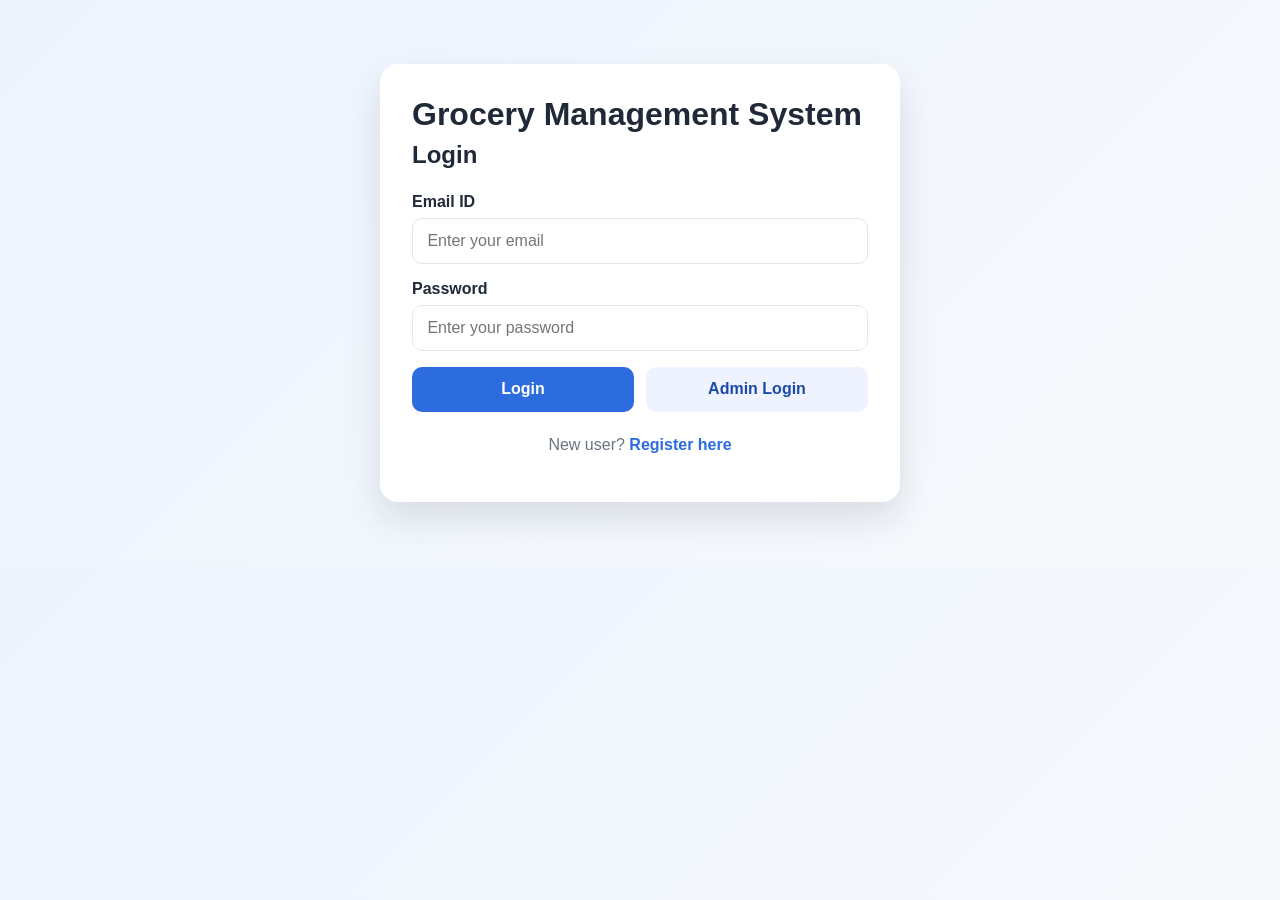
<file: index.html>
<!DOCTYPE html>
<html lang="en">
  <head>
    <!-- Basic document settings and the shared stylesheet. -->
    <meta charset="UTF-8" />
    <meta name="viewport" content="width=device-width, initial-scale=1.0" />
    <title>Grocery Management System - Login</title>
    <link rel="stylesheet" href="styles.css" />
  </head>
  <body data-page="login">
    <!-- Login screen for registered customers and the administrator. -->
    <div class="auth-container">
      <h1>Grocery Management System</h1>
      <h2 id="loginHeading">Login</h2>

      <!-- JavaScript reads these fields when the user submits the login form. -->
      <form id="loginForm" novalidate>
        <div class="field-group">
          <label for="loginEmail">Email ID</label>
          <input type="email" id="loginEmail" name="emailid" placeholder="Enter your email" required />
        </div>

        <div class="field-group">
          <label for="loginPassword">Password</label>
          <input type="password" id="loginPassword" name="password" placeholder="Enter your password" required />
        </div>

        <!-- The second button switches the login screen into admin-login mode. -->
        <div class="login-actions">
          <button type="submit" class="primary-btn">Login</button>
          <button type="button" id="adminLoginBtn" class="secondary-btn">Admin Login</button>
        </div>
      </form>

      <!-- Link to the new-user registration page. -->
      <p class="switch-link">
        New user?
        <a href="register.html">Register here</a>
      </p>
    </div>

    <!-- The shared script selects behavior using body[data-page]. -->
    <script src="script.js"></script>
  </body>
</html>
</file>
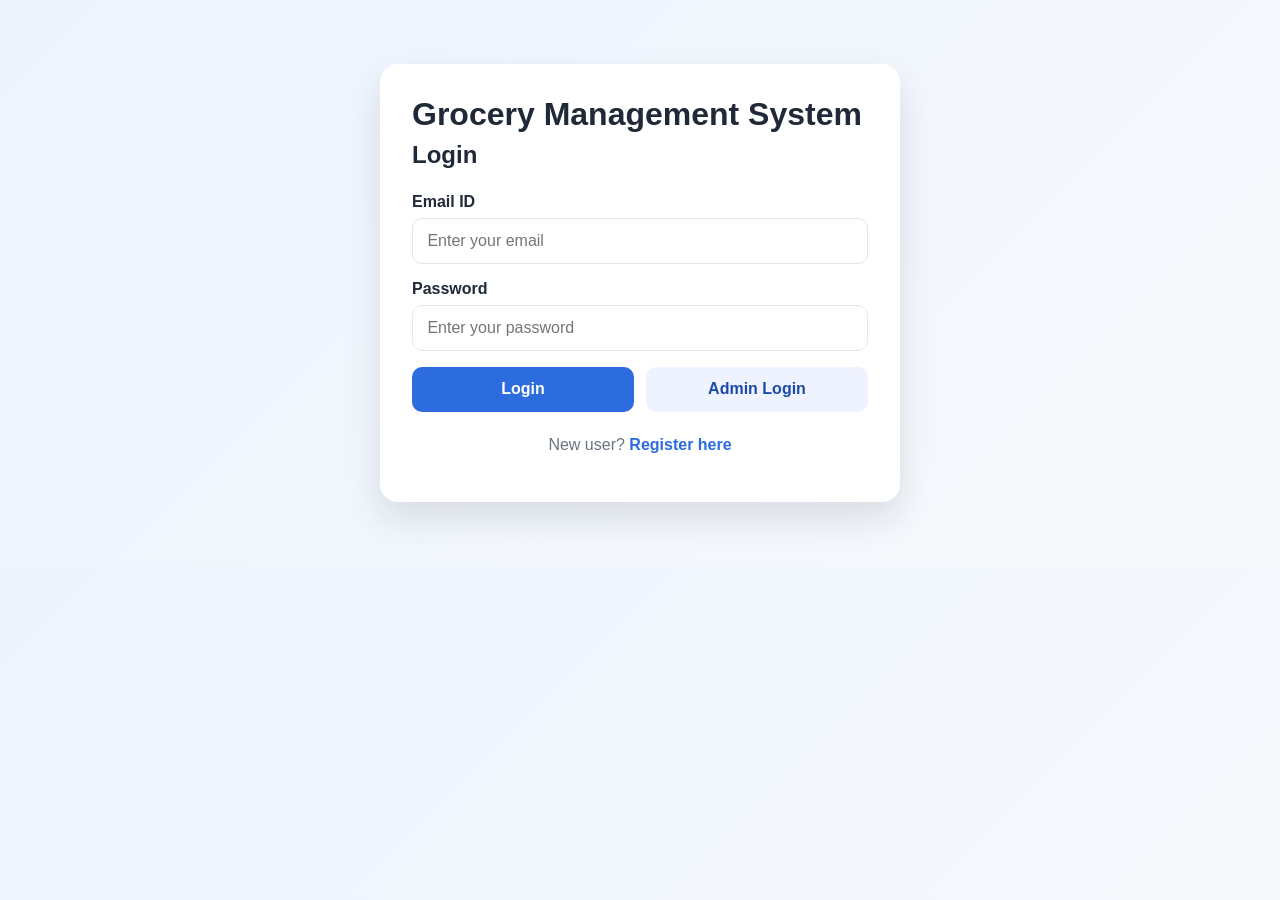
<file: admin.html>
<!DOCTYPE html>
<html lang="en">
  <head>
    <!-- Admin page metadata and shared application styles. -->
    <meta charset="UTF-8" />
    <meta name="viewport" content="width=device-width, initial-scale=1.0" />
    <title>Grocery Management System - Admin</title>
    <link rel="stylesheet" href="styles.css" />
  </head>
  <body data-page="admin">
    <!-- Administrator-only user and inventory management screen. -->
    <div class="app-shell">
      <!-- Admin session header and logout control. -->
      <header class="topbar">
        <div><h1>Admin Console</h1><p class="inactive-message">Manage users and inventory</p></div>
        <button id="adminLogoutBtn" class="warning-btn">Exit</button>
      </header>

      <!-- Each section is populated or managed by renderAdminPage in script.js. -->
      <main class="content-panel admin-layout">
        <!-- Registered customer accounts and activation controls. -->
        <section>
          <h2>Users</h2>
          <div id="adminUsers" class="admin-list"></div>
        </section>

        <!-- Existing products with editable details, stock, and delete actions. -->
        <section>
          <div class="admin-section-heading"><h2>Inventory</h2><span class="inactive-message">Stock changes apply to shoppers immediately.</span></div>
          <div id="adminInventory" class="admin-inventory"></div>
        </section>

        <!-- Form for adding a new product to the shared inventory. -->
        <section class="add-product-panel">
          <h2>Add Product</h2>
          <form id="addProductForm" class="admin-product-form">
            <div class="field-group"><label for="productName">Name</label><input id="productName" name="name" required /></div>
            <div class="field-group"><label for="productCategory">Section</label><select id="productCategory" name="category" required></select></div>
            <div class="field-group"><label for="productQuantity">Quantity</label><input id="productQuantity" name="quantity" placeholder="1 kg" required /></div>
            <div class="field-group"><label for="productPrice">Price</label><input id="productPrice" name="price" type="number" min="0" step="0.01" required /></div>
            <div class="field-group"><label for="productStock">Stock</label><input id="productStock" name="stock" type="number" min="0" step="1" required /></div>
            <div class="field-group"><label for="productEmoji">Icon</label><input id="productEmoji" name="emoji" value="🛒" maxlength="4" /></div>
            <button type="submit" class="primary-btn">Add Item</button>
          </form>
        </section>
      </main>
    </div>
    <!-- The shared script verifies the admin session and attaches all controls. -->
    <script src="script.js"></script>
  </body>
</html>
</file>
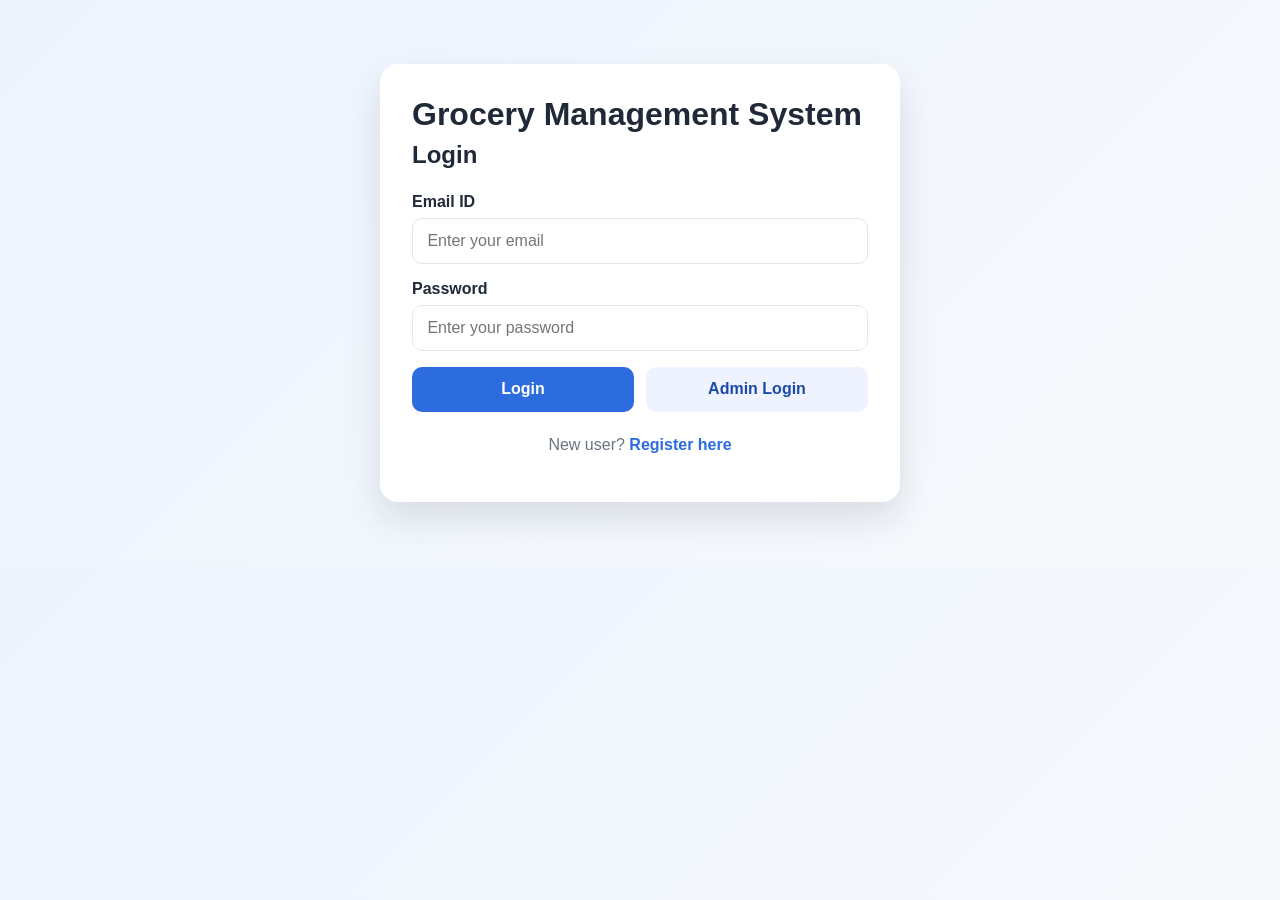
<file: dashboard.html>
<!DOCTYPE html>
<html lang="en">
  <head>
    <!-- Dashboard metadata and shared visual styles. -->
    <meta charset="UTF-8" />
    <meta name="viewport" content="width=device-width, initial-scale=1.0" />
    <title>Grocery Management System - Dashboard</title>
    <link rel="stylesheet" href="styles.css" />
  </head>
  <body data-page="dashboard">
    <!-- Main shopping screen shown after a customer logs in. -->
    <div class="app-shell">
      <!-- The title is personalized by JavaScript after the session is loaded. -->
      <header class="topbar">
        <h1 id="pageTitle">Welcome</h1>
        <div id="dashboardHeaderActions" class="header-actions"></div>
      </header>

      <!-- Inventory is rendered on the left and the live cart summary on the right. -->
      <main class="content-panel dashboard-layout">
        <div class="inventory-panel">
          <h2 id="userWelcome">Dashboard</h2>
          <!-- Navigation, profile controls, search, and category filtering are injected here. -->
          <div id="dashboardActions" class="dashboard-actions"></div>
          <!-- Product cards are generated from the current inventory array. -->
          <div id="inventoryContainer" class="inventory-container"></div> 
        </div>

        <!-- JavaScript keeps this sidebar synchronized with localStorage cart data. -->
        <aside id="cartSidebar" class="cart-sidebar"></aside>
      </main>
    </div>

    <!-- One shared script powers every page in the application. -->
    <script src="script.js"></script>
  </body>
</html>
</file>
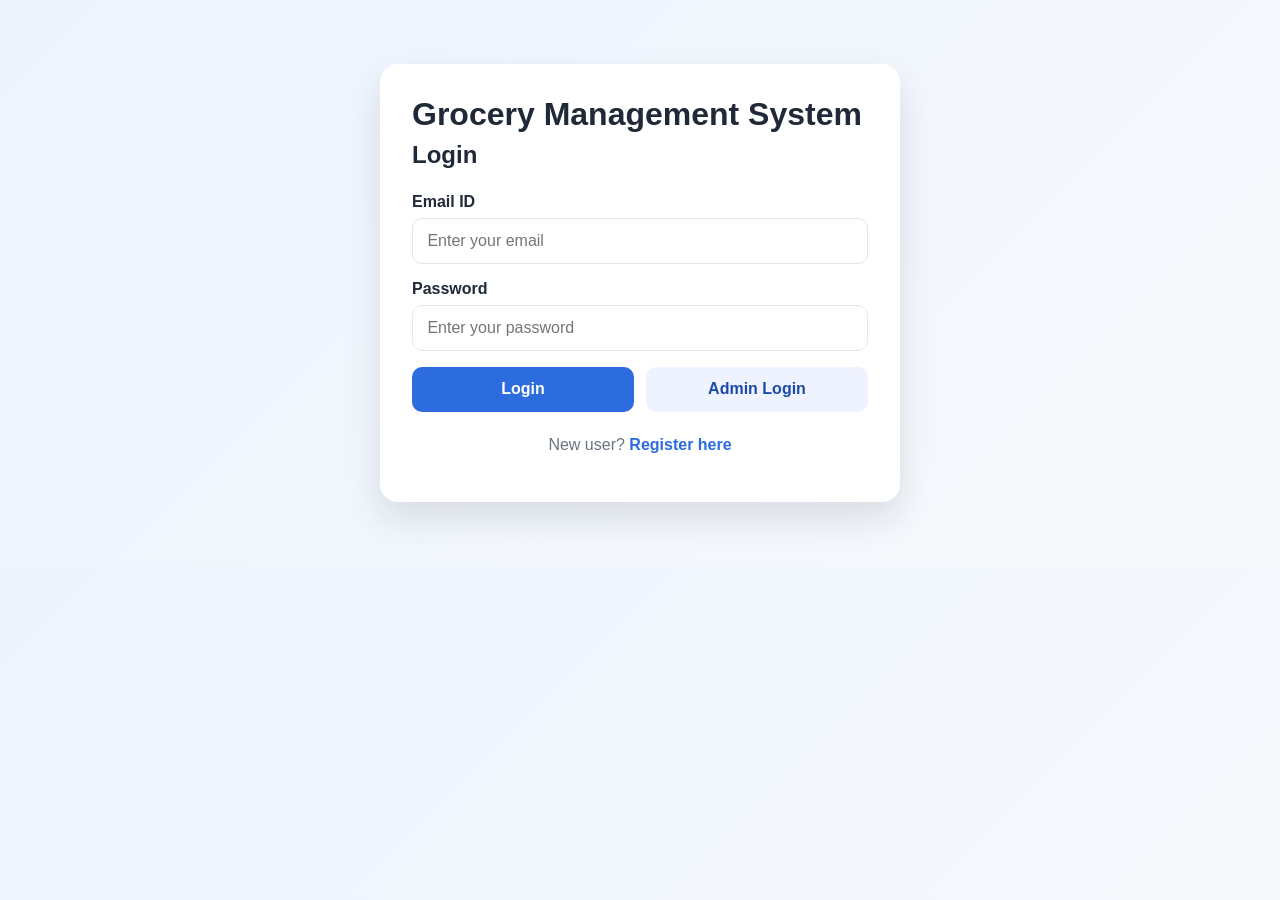
<file: profile.html>
<!DOCTYPE html>
<html lang="en">
  <head>
    <!-- Profile page metadata and shared styles. -->
    <meta charset="UTF-8" />
    <meta name="viewport" content="width=device-width, initial-scale=1.0" />
    <title>Grocery Management System - My Profile</title>
    <link rel="stylesheet" href="styles.css" />
  </head>
  <body data-page="profile">
    <!-- Customer account details and completed-order history. -->
    <div class="app-shell">
      <!-- Return navigation for the signed-in customer. -->
      <header class="topbar">
        <h1>My Profile</h1>
        <a href="dashboard.html" class="secondary-link">Back to Dashboard</a>
      </header>

      <!-- Profile fields start disabled and become editable after Update is clicked. -->
      <main class="content-panel">
        <form id="profileForm" novalidate>
          <div class="field-group">
            <label for="profileFirstName">First Name</label>
            <input type="text" id="profileFirstName" name="firstname" required disabled />
          </div>

          <div class="field-group">
            <label for="profileLastName">Last Name</label>
            <input type="text" id="profileLastName" name="lastname" required disabled />
          </div>

          <div class="field-group">
            <label for="profileEmail">Email ID</label>
            <input type="email" id="profileEmail" name="emailid" required disabled />
          </div>

          <div class="field-group">
            <label for="profilePassword">New Password</label>
            <input type="password" id="profilePassword" name="password" placeholder="Leave blank to keep current password" disabled />
          </div>

          <div class="field-group">
            <label for="profileConfirmPassword">Confirm New Password</label>
            <input type="password" id="profileConfirmPassword" name="confirmPassword" placeholder="Re-enter new password" disabled />
          </div>

          <div class="checkbox-group">
            <label for="profileActive">
              <input type="checkbox" id="profileActive" name="useractive" disabled />
              Profile active
            </label>
          </div>

          <div class="profile-actions">
            <button type="button" id="enableEditBtn" class="primary-btn">Update</button>
            <button type="submit" id="saveProfileBtn" class="primary-btn hidden">Save Changes</button>
          </div>
        </form>
      </main>

      <!-- Completed orders for the current email address are rendered here. -->
      <section class="content-panel order-history-panel">
        <h2>Order History</h2>
        <div id="orderHistory" class="order-history"></div>
      </section>
    </div>

    <!-- The shared script loads profile data and order history. -->
    <script src="script.js"></script>
  </body>
</html>
</file>
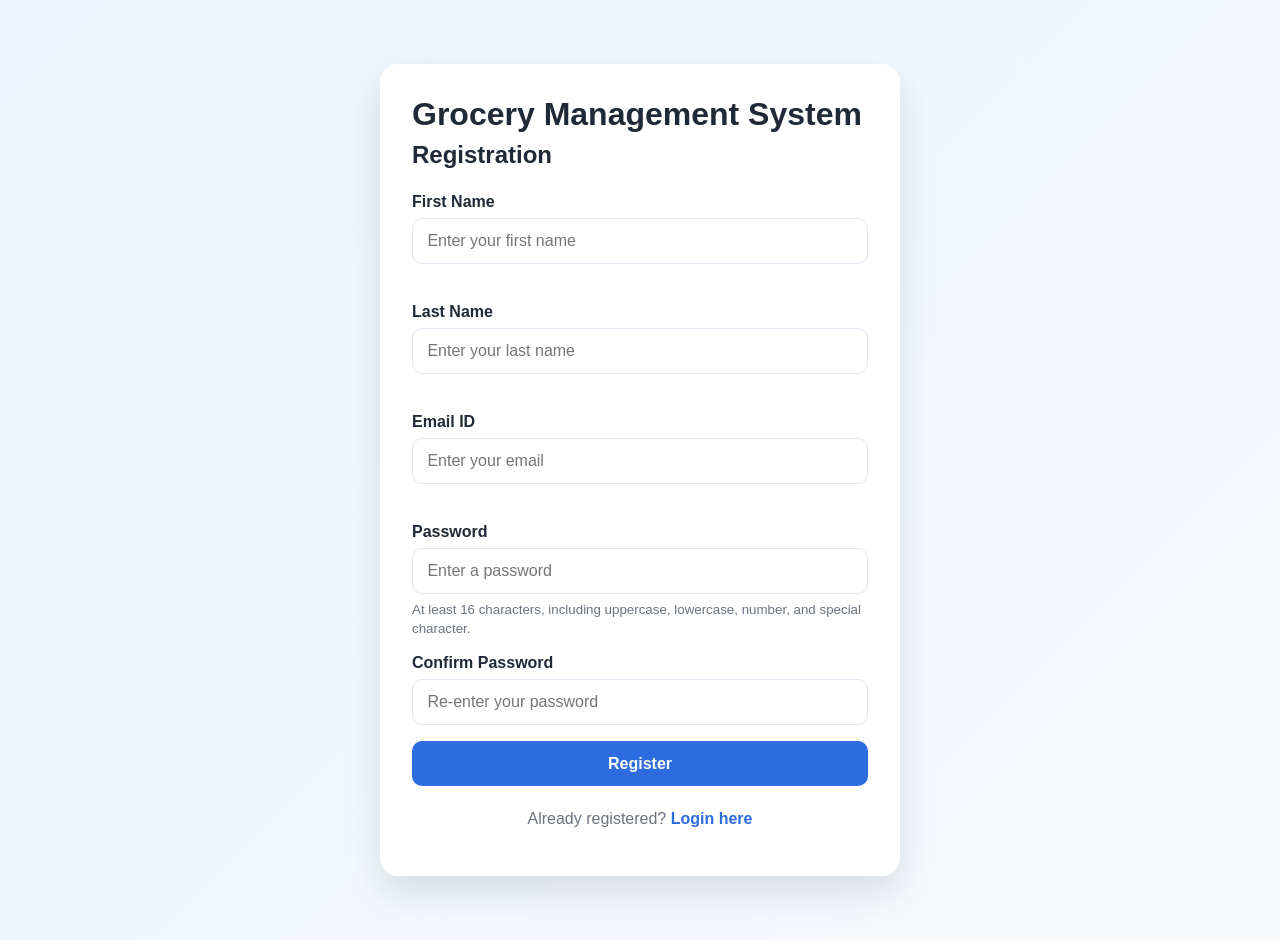
<file: register.html>
<!DOCTYPE html>
<html lang="en">
  <head>
    <!-- Page metadata and the shared application stylesheet. -->
    <meta charset="UTF-8" />
    <meta name="viewport" content="width=device-width, initial-scale=1.0" />
    <title>Grocery Management System - Registration</title>
    <link rel="stylesheet" href="styles.css" />
  </head>
  <body data-page="register">
    <!-- Registration screen for creating a customer account. -->
    <div class="auth-container">
      <h1>Grocery Management System</h1>
      <h2>Registration</h2>

      <!-- JavaScript validates these fields and stores the new account locally. -->
      <form id="registerForm" novalidate>
        <div class="field-group">
          <label for="firstName">First Name</label>
          <input type="text" id="firstName" name="firstname" placeholder="Enter your first name" pattern="[A-Za-z]+(?: [A-Za-z]+)*" title="Use letters and spaces only." required />
          <small class="field-error" id="firstNameError" aria-live="polite"></small>
        </div>

        <div class="field-group">
          <label for="lastName">Last Name</label>
          <input type="text" id="lastName" name="lastname" placeholder="Enter your last name" pattern="[A-Za-z]+(?: [A-Za-z]+)*" title="Use letters and spaces only." required />
          <small class="field-error" id="lastNameError" aria-live="polite"></small>
        </div>

        <div class="field-group">
          <label for="email">Email ID</label>
          <input type="email" id="email" name="emailid" placeholder="Enter your email" required />
          <small class="field-error" id="emailError" aria-live="polite"></small>
        </div>

        <div class="field-group">
          <label for="password">Password</label>
          <input type="password" id="password" name="password" placeholder="Enter a password" required />
          <small class="field-hint">At least 16 characters, including uppercase, lowercase, number, and special character.</small>
        </div>

        <div class="field-group">
          <label for="confirmPassword">Confirm Password</label>
          <input type="password" id="confirmPassword" name="confirmPassword" placeholder="Re-enter your password" required />
        </div>

        <button type="submit" class="primary-btn">Register</button>
      </form>

      <!-- Link back to the existing-account login screen. -->
      <p class="switch-link">
        Already registered?
        <a href="index.html">Login here</a>
      </p>
    </div>

    <!-- The shared script attaches the registration submit handler. -->
    <script src="script.js"></script>
  </body>
</html>
</file>
<file: styles.css>
:root {
  --bg: #f4f7fb;
  --panel: #ffffff;
  --primary: #2d6cdf;
  --primary-dark: #1b4ba6;
  --danger: #d64747;
  --success: #1e9d67;
  --text: #1f2937;
  --muted: #6b7280;
  --border: #dfe7f1;
  --shadow: rgba(15, 23, 42, 0.12);
}

* {
  box-sizing: border-box;
}

body {
  margin: 0;
  font-family: Arial, Helvetica, sans-serif;
  background: linear-gradient(135deg, #edf4ff, #f7fafc);
  color: var(--text);
}

.auth-container,
.app-shell {
  max-width: 1200px;
  margin: 4rem auto;
  padding: 2rem;
}

.auth-container {
  background: var(--panel);
  border-radius: 18px;
  box-shadow: 0 16px 36px var(--shadow);
  max-width: 520px;
}

h1,
h2,
h3,
h4,
p {
  margin-top: 0;
}

h1 {
  margin-bottom: 0.5rem;
}

h2 {
  margin-bottom: 1.5rem;
}

form {
  display: flex;
  flex-direction: column;
  gap: 1rem;
}

.field-group {
  display: flex;
  flex-direction: column;
  gap: 0.45rem;
}

.field-hint {
  color: var(--muted);
  line-height: 1.4;
}

.field-error {
  color: var(--danger);
  min-height: 1.2em;
}

label {
  font-weight: 600;
}

input,
select {
  width: 100%;
  padding: 0.8rem 0.9rem;
  border-radius: 10px;
  border: 1px solid var(--border);
  font-size: 1rem;
}

input:focus,
select:focus {
  border-color: var(--primary);
  outline: none;
  box-shadow: 0 0 0 3px rgba(45, 108, 223, 0.15);
}

button,
a {
  transition: transform 0.2s ease, opacity 0.2s ease;
}

.primary-btn,
.secondary-btn,
.warning-btn,
.action-btn,
.secondary-link,
.profile-link,
.add-cart-btn,
.qty-btn,
.checkout-btn {
  display: inline-flex;
  align-items: center;
  justify-content: center;
  border: none;
  border-radius: 10px;
  font-size: 1rem;
  font-weight: 600;
  cursor: pointer;
  text-decoration: none;
}

.primary-btn,
.action-btn,
.add-cart-btn,
.checkout-btn {
  background: var(--primary);
  color: #fff;
  padding: 0.85rem 1.2rem;
}

.secondary-btn,
.secondary-link {
  background: #eef3ff;
  color: var(--primary-dark);
  padding: 0.85rem 1.2rem;
}

.warning-btn {
  background: var(--danger);
  color: #fff;
  padding: 0.85rem 1.2rem;
}

.profile-link {
  background: var(--success);
  color: #fff;
  padding: 0.85rem 1.2rem;
}

.primary-btn:hover,
.secondary-btn:hover,
.warning-btn:hover,
.action-btn:hover,
.secondary-link:hover,
.profile-link:hover,
.add-cart-btn:hover,
.qty-btn:hover,
.checkout-btn:hover {
  transform: translateY(-1px);
}

.switch-link {
  margin-top: 1.5rem;
  color: var(--muted);
  text-align: center;
}

.login-actions {
  display: flex;
  gap: 0.75rem;
}

.login-actions button {
  flex: 1;
}

.switch-link a {
  color: var(--primary);
  font-weight: 600;
  text-decoration: none;
}

.topbar {
  display: flex;
  align-items: center;
  justify-content: space-between;
  gap: 1rem;
  margin-bottom: 1.5rem;
}

.content-panel {
  background: var(--panel);
  border-radius: 18px;
  box-shadow: 0 12px 30px var(--shadow);
  padding: 2rem;
}

.dashboard-layout {
  display: grid;
  grid-template-columns: 7fr 3fr;
  gap: 1.5rem;
  align-items: start;
}

.inventory-panel {
  min-width: 0;
}

.cart-sidebar {
  background: #f9fbff;
  border: 1px solid var(--border);
  border-radius: 16px;
  padding: 1.25rem;
  position: sticky;
  top: 1rem;
}

.cart-sidebar h3 {
  margin-bottom: 1rem;
}

.dashboard-actions {
  display: flex;
  flex-wrap: wrap;
  gap: 1rem;
  margin-bottom: 1.5rem;
}

.dashboard-toolbar {
  display: flex;
  flex-wrap: wrap;
  gap: 1rem;
}

.inventory-filters {
  display: grid;
  grid-template-columns: auto minmax(180px, 1fr) auto minmax(180px, 1fr);
  align-items: center;
  gap: 0.75rem;
  margin-top: 1rem;
}

.inventory-container {
  display: flex;
  flex-direction: column;
  gap: 2rem;
}

.category-section {
  border: 1px solid var(--border);
  border-radius: 16px;
  padding: 1.25rem;
  background: #f9fbff;
}

.category-section h3 {
  margin-bottom: 1rem;
  color: var(--primary-dark);
}

.items-grid {
  display: grid;
  grid-template-columns: repeat(auto-fit, minmax(220px, 1fr));
  gap: 1rem;
}

.item-card {
  background: #fff;
  border: 1px solid var(--border);
  border-radius: 14px;
  padding: 1rem;
  box-shadow: 0 8px 24px rgba(15, 23, 42, 0.06);
}

.item-emoji {
  font-size: 2rem;
  margin-bottom: 0.5rem;
}

.item-card h4 {
  margin-bottom: 0.4rem;
}

.item-card p {
  margin-bottom: 0.75rem;
  color: var(--muted);
}

.item-meta {
  display: flex;
  justify-content: space-between;
  gap: 0.5rem;
  margin-bottom: 0.75rem;
  font-weight: 700;
}

.item-controls {
  display: flex;
  flex-direction: column;
  gap: 0.75rem;
}

.qty-input {
  width: 100%;
}

.add-cart-btn {
  width: 100%;
}

.header-actions {
  display: flex;
  flex-wrap: wrap;
  align-items: center;
  gap: 0.75rem;
}

.checkbox-group {
  display: flex;
  align-items: center;
  gap: 0.65rem;
}

.checkbox-group input {
  width: auto;
}

.profile-actions {
  display: flex;
  gap: 0.75rem;
  flex-wrap: wrap;
}

.hidden {
  display: none !important;
}

.cart-layout {
  display: grid;
  grid-template-columns: 1.5fr 0.9fr;
  gap: 1.5rem;
  align-items: start;
}

.cart-items {
  display: flex;
  flex-direction: column;
  gap: 1rem;
}

.cart-item {
  display: flex;
  justify-content: space-between;
  gap: 1rem;
  align-items: center;
  border: 1px solid var(--border);
  border-radius: 14px;
  padding: 1rem;
  background: #f9fbff;
}

.cart-item-details h4 {
  margin-bottom: 0.35rem;
}

.cart-item-details p {
  margin-bottom: 0;
  color: var(--muted);
}

.cart-item-actions {
  display: flex;
  align-items: center;
  gap: 0.75rem;
}

.qty-controls {
  display: inline-flex;
  align-items: center;
  border: 1px solid var(--border);
  border-radius: 10px;
  overflow: hidden;
}

.qty-btn {
  background: #eef3ff;
  color: var(--primary-dark);
  border: none;
  padding: 0.7rem 0.9rem;
  font-size: 1rem;
  cursor: pointer;
}

.qty-value {
  min-width: 50px;
  text-align: center;
  font-weight: 700;
  padding: 0.7rem 0.5rem;
}

.summary-box {
  background: #f9fbff;
  border: 1px solid var(--border);
  border-radius: 16px;
  padding: 1.25rem;
  position: sticky;
  top: 1rem;
}

.summary-box h3 {
  margin-bottom: 1rem;
}

.total-line {
  display: flex;
  align-items: center;
  justify-content: space-between;
  margin-bottom: 0.6rem;
  color: var(--muted);
}

.total-line strong,
.total-amount {
  color: var(--text);
}

.payment-options {
  margin-top: 1rem;
  display: flex;
  flex-direction: column;
  gap: 0.75rem;
}

.payment-option {
  display: flex;
  align-items: center;
  gap: 0.5rem;
  font-weight: 500;
}

.payment-option input {
  width: auto;
}

.payment-method-section {
  display: none;
  margin-top: 1rem;
}

.payment-method-section.active {
  display: block;
}

.checkout-form {
  margin-top: 1.25rem;
}

.checkout-btn {
  width: 100%;
  margin-top: 0.75rem;
}

.empty-cart {
  padding: 2rem;
  text-align: center;
  background: #f9fbff;
  border: 1px dashed var(--border);
  border-radius: 14px;
}

.cart-sidebar-items {
  display: flex;
  flex-direction: column;
  gap: 0.75rem;

.cart-sidebar-item-footer {
  display: flex;
  align-items: center;
  justify-content: space-between;
  gap: 0.75rem;
}
  margin-bottom: 1rem;
}

.cart-sidebar-item {
  display: flex;
  flex-direction: column;
  gap: 0.5rem;
  padding: 0.85rem;
  border: 1px solid var(--border);
  border-radius: 12px;
  background: #fff;
}

.cart-sidebar-item-header {
  display: flex;
  justify-content: space-between;
  gap: 0.5rem;
  align-items: center;
}

.cart-sidebar-item h4 {
  margin: 0;
}

.cart-sidebar-item p {
  margin: 0;
  color: var(--muted);
}

.cart-sidebar-total {
  border-top: 1px solid var(--border);
  padding-top: 1rem;
}

.remove-item-btn {
  padding: 0.5rem 0.75rem;
  font-size: 0.9rem;
}

.inactive-message {
  margin: 1rem 0 0;
  color: var(--muted);
}

.order-history-panel {
  margin-top: 1.5rem;
}

.order-history {
  display: flex;
  flex-direction: column;
  gap: 0.75rem;
}

.order-row {
  display: flex;
  justify-content: space-between;
  gap: 1rem;
  padding: 1rem;
  border: 1px solid var(--border);
  border-radius: 12px;
  background: #f9fbff;
}

.order-row span {
  display: block;
  margin-top: 0.25rem;
  color: var(--muted);
}

.admin-layout {
  display: flex;
  flex-direction: column;
  gap: 2rem;
}

.admin-section-heading,
.admin-row,
.admin-row-actions,
.admin-product-info,
.admin-product-controls {
  display: flex;
  align-items: center;
}

.admin-section-heading,
.admin-row {
  justify-content: space-between;
  gap: 1rem;
}

.admin-list,
.admin-inventory {
  display: flex;
  flex-direction: column;
  gap: 0.75rem;
}

.admin-row {
  padding: 1rem;
  border: 1px solid var(--border);
  border-radius: 12px;
  background: #f9fbff;
}

.admin-row strong,
.admin-row span {
  display: block;
}

.admin-row span {
  color: var(--muted);
  margin-top: 0.25rem;
}

.admin-row-actions,
.admin-product-controls {
  gap: 0.65rem;
  flex-wrap: wrap;
  justify-content: flex-end;
}

.status-badge {
  font-weight: 700;
}

.status-badge.active {
  color: var(--success);
}

.status-badge.inactive {
  color: var(--danger);
}

.admin-product-info {
  gap: 0.75rem;
}

.inventory-admin-row input {
  width: 90px;
  padding: 0.55rem;
}

.admin-product-controls label {
  font-weight: 600;
}

.admin-product-controls .primary-btn,
.admin-product-controls .warning-btn,
.admin-row-actions .secondary-btn {
  padding: 0.6rem 0.8rem;
  font-size: 0.9rem;
}

.add-product-panel {
  border-top: 1px solid var(--border);
  padding-top: 1.5rem;
}

.admin-product-form {
  display: grid;
  grid-template-columns: repeat(3, 1fr);
  align-items: end;
}

@media (max-width: 640px) {
  .admin-row,
  .admin-section-heading {
    align-items: flex-start;
    flex-direction: column;
  }

  .admin-row-actions,
  .admin-product-controls {
    justify-content: flex-start;
  }

  .admin-product-form {
    grid-template-columns: 1fr;
  }
}

@media (max-width: 860px) {
  .dashboard-layout,
  .cart-layout {
    grid-template-columns: 1fr;
  }

  .cart-sidebar {
    position: static;
  }
}

@media (max-width: 640px) {
  .auth-container,
  .app-shell {
    margin: 1rem;
    padding: 1.25rem;
  }

  .topbar {
    flex-direction: column;
    align-items: flex-start;
  }

  .dashboard-actions,
  .dashboard-toolbar,
  .header-actions,
  .login-actions {
    flex-direction: column;
    align-items: stretch;
  }

  .cart-item {
    flex-direction: column;
    align-items: flex-start;
  }
}
</file>
